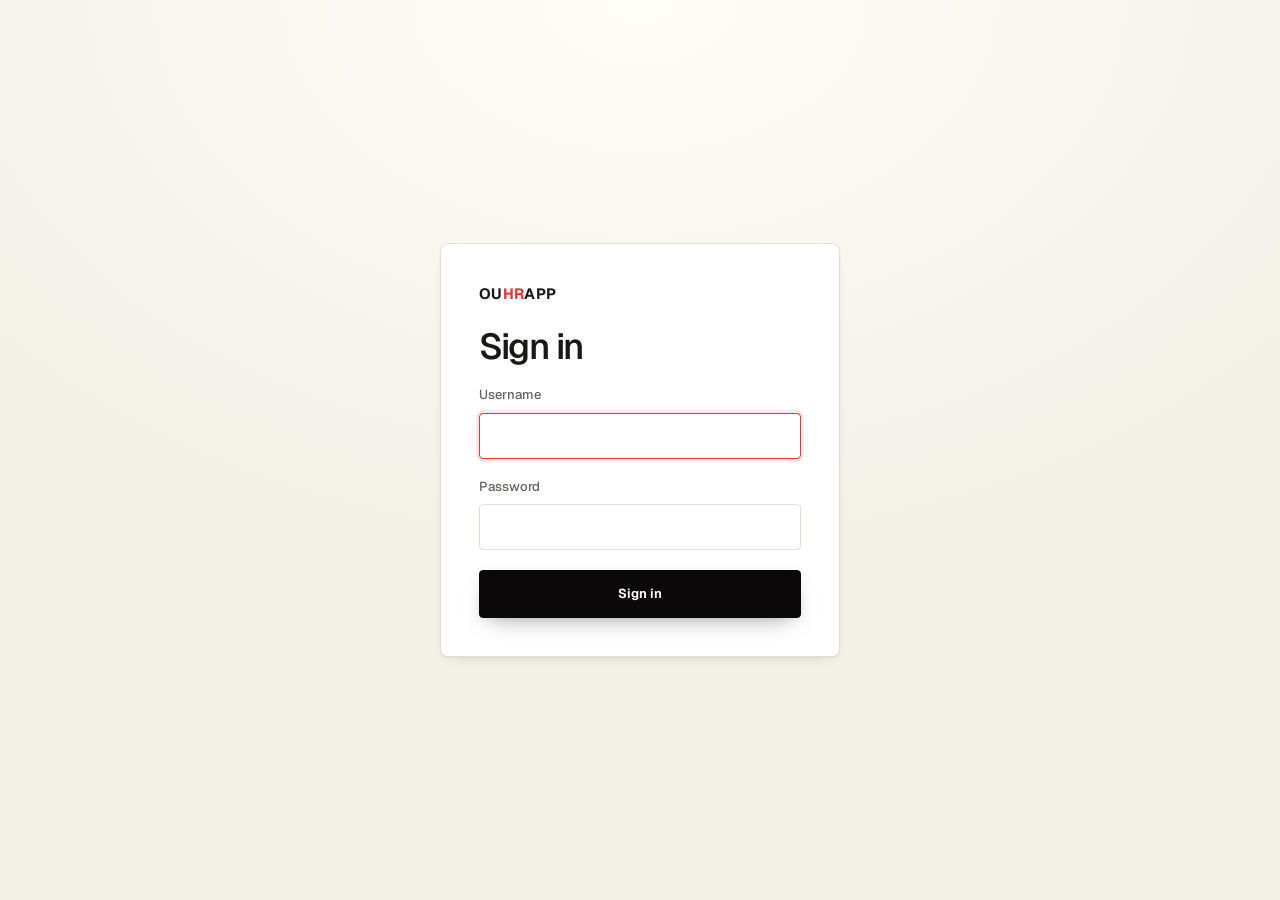
<file: index.html>
<!DOCTYPE html>
<html lang="en">
<head>
  <meta charset="UTF-8" />
  <meta name="viewport" content="width=device-width, initial-scale=1.0" />
  <title>OUHRAPP</title>
  <meta name="description" content="OUHRAPP is an HR management prototype covering workforce planning, recruitment, payroll, and reporting." />
  <meta name="theme-color" content="#f3f0e8" />
  <link rel="icon" href="data:image/svg+xml,%3Csvg xmlns='http://www.w3.org/2000/svg' viewBox='0 0 32 32'%3E%3Crect width='32' height='32' rx='9' fill='%23e3353b'/%3E%3Ctext x='16' y='23' font-family='Arial' font-size='19' font-weight='700' text-anchor='middle' fill='%23fff'%3Eo%3C/text%3E%3C/svg%3E" />
  <link rel="preconnect" href="https://fonts.googleapis.com" />
  <link rel="preconnect" href="https://fonts.gstatic.com" crossorigin />
  <link
    href="https://fonts.googleapis.com/css2?family=Geist:wght@400;500;600;650;700&family=Instrument+Serif:ital,wght@0,400;1,400&family=JetBrains+Mono:wght@400;500;600&display=swap"
    rel="stylesheet"
  />
  <link rel="stylesheet" href="css/style.css" />
  <link rel="stylesheet" href="css/app-shell.css" />
  <link rel="stylesheet" href="css/views.css" />
  <link rel="stylesheet" href="css/auth.css" />
  <link rel="stylesheet" href="css/assistant.css" />
</head>
<body>
  <svg class="icon-sprite" aria-hidden="true" xmlns="http://www.w3.org/2000/svg">
    <symbol id="icon-dashboard" viewBox="0 0 24 24"><rect width="7" height="9" x="3" y="3" rx="1" /> <rect width="7" height="5" x="14" y="3" rx="1" /> <rect width="7" height="9" x="14" y="12" rx="1" /> <rect width="7" height="5" x="3" y="16" rx="1" /></symbol>
    <symbol id="icon-user" viewBox="0 0 24 24"><path d="M19 21v-2a4 4 0 0 0-4-4H9a4 4 0 0 0-4 4v2" /> <circle cx="12" cy="7" r="4" /></symbol>
    <symbol id="icon-users" viewBox="0 0 24 24"><path d="M16 21v-2a4 4 0 0 0-4-4H6a4 4 0 0 0-4 4v2" /> <path d="M16 3.128a4 4 0 0 1 0 7.744" /> <path d="M22 21v-2a4 4 0 0 0-3-3.87" /> <circle cx="9" cy="7" r="4" /></symbol>
    <symbol id="icon-user-plus" viewBox="0 0 24 24"><path d="M16 21v-2a4 4 0 0 0-4-4H6a4 4 0 0 0-4 4v2" /> <circle cx="9" cy="7" r="4" /> <line x1="19" x2="19" y1="8" y2="14" /> <line x1="22" x2="16" y1="11" y2="11" /></symbol>
    <symbol id="icon-user-check" viewBox="0 0 24 24"><path d="m16 11 2 2 4-4" /> <path d="M16 21v-2a4 4 0 0 0-4-4H6a4 4 0 0 0-4 4v2" /> <circle cx="9" cy="7" r="4" /></symbol>
    <symbol id="icon-calendar" viewBox="0 0 24 24"><path d="M8 2v3" /> <path d="M16 2v3" /> <rect x="3" y="3" width="18" height="18" rx="2" /> <path d="M3 9h18" /> <path d="M8 13h.01" /> <path d="M12 13h.01" /> <path d="M16 13h.01" /> <path d="M8 17h.01" /> <path d="M12 17h.01" /> <path d="M16 17h.01" /></symbol>
    <symbol id="icon-clock" viewBox="0 0 24 24"><circle cx="12" cy="12" r="10" /> <path d="M12 6v6l4 2" /></symbol>
    <symbol id="icon-wallet" viewBox="0 0 24 24"><path d="M19 7V4a1 1 0 0 0-1-1H5a2 2 0 0 0 0 4h15a1 1 0 0 1 1 1v4h-3a2 2 0 0 0 0 4h3a1 1 0 0 0 1-1v-2a1 1 0 0 0-1-1" /> <path d="M3 5v14a2 2 0 0 0 2 2h15a1 1 0 0 0 1-1v-4" /></symbol>
    <symbol id="icon-trending-up" viewBox="0 0 24 24"><path d="M16 7h6v6" /> <path d="m22 7-8.5 8.5-5-5L2 17" /></symbol>
    <symbol id="icon-coins" viewBox="0 0 24 24"><path d="M13.744 17.736a6 6 0 1 1-7.48-7.48" /> <path d="M15 6h1v4" /> <path d="m6.134 14.768.866-.5 2 3.464" /> <circle cx="16" cy="8" r="6" /></symbol>
    <symbol id="icon-scale" viewBox="0 0 24 24"><path d="M12 3v18" /> <path d="m19 8 3 8a5 5 0 0 1-6 0zV7" /> <path d="M3 7h1a17 17 0 0 0 8-2 17 17 0 0 0 8 2h1" /> <path d="m5 8 3 8a5 5 0 0 1-6 0zV7" /> <path d="M7 21h10" /></symbol>
    <symbol id="icon-chart" viewBox="0 0 24 24"><path d="M3 3v16a2 2 0 0 0 2 2h16" /> <path d="M18 17V9" /> <path d="M13 17V5" /> <path d="M8 17v-3" /></symbol>
    <symbol id="icon-report" viewBox="0 0 24 24"><path d="M6 22a2 2 0 0 1-2-2V4a2 2 0 0 1 2-2h8a2.4 2.4 0 0 1 1.704.706l3.588 3.588A2.4 2.4 0 0 1 20 8v12a2 2 0 0 1-2 2z" /> <path d="M14 2v5a1 1 0 0 0 1 1h5" /> <path d="M10 9H8" /> <path d="M16 13H8" /> <path d="M16 17H8" /></symbol>
    <symbol id="icon-settings" viewBox="0 0 24 24"><path d="M9.671 4.136a2.34 2.34 0 0 1 4.659 0 2.34 2.34 0 0 0 3.319 1.915 2.34 2.34 0 0 1 2.33 4.033 2.34 2.34 0 0 0 0 3.831 2.34 2.34 0 0 1-2.33 4.033 2.34 2.34 0 0 0-3.319 1.915 2.34 2.34 0 0 1-4.659 0 2.34 2.34 0 0 0-3.32-1.915 2.34 2.34 0 0 1-2.33-4.033 2.34 2.34 0 0 0 0-3.831A2.34 2.34 0 0 1 6.35 6.051a2.34 2.34 0 0 0 3.319-1.915" /> <circle cx="12" cy="12" r="3" /></symbol>
    <symbol id="icon-reset" viewBox="0 0 24 24"><path d="M3 12a9 9 0 1 0 9-9 9.75 9.75 0 0 0-6.74 2.74L3 8" /> <path d="M3 3v5h5" /></symbol>
    <symbol id="icon-check" viewBox="0 0 24 24"><path d="M20 6 9 17l-5-5" /></symbol>
    <symbol id="icon-x" viewBox="0 0 24 24"><path d="M18 6 6 18" /> <path d="m6 6 12 12" /></symbol>
    <symbol id="icon-edit" viewBox="0 0 24 24"><path d="M21.174 6.812a1 1 0 0 0-3.986-3.987L3.842 16.174a2 2 0 0 0-.5.83l-1.321 4.352a.5.5 0 0 0 .623.622l4.353-1.32a2 2 0 0 0 .83-.497z" /> <path d="m15 5 4 4" /></symbol>
    <symbol id="icon-trash" viewBox="0 0 24 24"><path d="M10 11v6" /> <path d="M14 11v6" /> <path d="M19 6v14a2 2 0 0 1-2 2H7a2 2 0 0 1-2-2V6" /> <path d="M3 6h18" /> <path d="M8 6V4a2 2 0 0 1 2-2h4a2 2 0 0 1 2 2v2" /></symbol>
    <symbol id="icon-send" viewBox="0 0 24 24"><path d="M14.536 21.686a.5.5 0 0 0 .937-.024l6.5-19a.496.496 0 0 0-.635-.635l-19 6.5a.5.5 0 0 0-.024.937l7.93 3.18a2 2 0 0 1 1.112 1.11z" /> <path d="m21.854 2.147-10.94 10.939" /></symbol>
    <symbol id="icon-play" viewBox="0 0 24 24"><path d="M5 5a2 2 0 0 1 3.008-1.728l11.997 6.998a2 2 0 0 1 .003 3.458l-12 7A2 2 0 0 1 5 19z" /></symbol>
    <symbol id="icon-chevron-left" viewBox="0 0 24 24"><path d="m15 18-6-6 6-6" /></symbol>
    <symbol id="icon-chevron-right" viewBox="0 0 24 24"><path d="m9 18 6-6-6-6" /></symbol>
    <symbol id="icon-chevron-down" viewBox="0 0 24 24"><path d="m6 9 6 6 6-6" /></symbol>
    <symbol id="icon-logout" viewBox="0 0 24 24"><path d="M9 21H5a2 2 0 0 1-2-2V5a2 2 0 0 1 2-2h4" /> <path d="m16 17 5-5-5-5" /> <path d="M21 12H9" /></symbol>
    <symbol id="icon-ack" viewBox="0 0 24 24"><path d="M3.85 8.62a4 4 0 0 1 4.78-4.77 4 4 0 0 1 6.74 0 4 4 0 0 1 4.78 4.78 4 4 0 0 1 0 6.74 4 4 0 0 1-4.77 4.78 4 4 0 0 1-6.75 0 4 4 0 0 1-4.78-4.77 4 4 0 0 1 0-6.76Z" /> <path d="m16 9-5.5 5.5L8 12" /></symbol>
    <symbol id="icon-message" viewBox="0 0 24 24"><path d="M7.9 20A9 9 0 1 0 4 16.1L2 22Z" /></symbol>
  </svg>

  <a class="skip-link" href="#main">Skip to content</a>

  <header class="topbar">
    <div class="topbar__inner">
      <button
        class="nav-toggle"
        type="button"
        aria-expanded="false"
        aria-controls="sidebar"
        aria-label="Menu"
      >
        <span class="nav-toggle__bars" aria-hidden="true">
          <span class="nav-toggle__bar"></span>
          <span class="nav-toggle__bar"></span>
          <span class="nav-toggle__bar"></span>
        </span>
      </button>

      <a class="topbar__brand" href="#/dashboard">
        <span class="brand-name">OU<span class="brand-accent">HR</span>APP</span>
      </a>
      <div class="topbar__account">
        <button
          class="topbar__user"
          id="user-menu-button"
          type="button"
          aria-haspopup="menu"
          aria-expanded="false"
          aria-controls="user-menu"
        >
          <span class="topbar__avatar" aria-hidden="true"><svg class="icon"><use href="#icon-user"></use></svg></span>
          <span class="topbar__name" id="topbar-user">HR admin</span>
          <svg class="icon topbar__chevron" aria-hidden="true"><use href="#icon-chevron-down"></use></svg>
        </button>
        <div class="user-menu" id="user-menu" role="menu" hidden>
          <button class="user-menu__item" id="signout" type="button" role="menuitem">
            <svg class="icon" aria-hidden="true"><use href="#icon-logout"></use></svg>
            Sign out
          </button>
        </div>
      </div>
    </div>
  </header>

  <div class="app">
    <aside class="sidebar" id="sidebar" aria-label="Modules">
      <nav class="sidebar__nav">
        <ul class="sidebar__list">
          <li><a class="sidebar__link" href="#/dashboard"><svg class="icon" aria-hidden="true"><use href="#icon-dashboard"></use></svg>Dashboard</a></li>
          <li><a class="sidebar__link" href="#/assistant"><svg class="icon" aria-hidden="true"><use href="#icon-message"></use></svg>Assistant</a></li>
          <li><a class="sidebar__link" href="#/workforce"><svg class="icon" aria-hidden="true"><use href="#icon-trending-up"></use></svg>Workforce planning</a></li>
          <li><a class="sidebar__link" href="#/recruitment"><svg class="icon" aria-hidden="true"><use href="#icon-user-plus"></use></svg>Recruitment</a></li>
          <li><a class="sidebar__link" href="#/onboarding"><svg class="icon" aria-hidden="true"><use href="#icon-user-check"></use></svg>Onboarding</a></li>
          <li><a class="sidebar__link" href="#/employees"><svg class="icon" aria-hidden="true"><use href="#icon-users"></use></svg>Employees</a></li>
          <li><a class="sidebar__link" href="#/leave"><svg class="icon" aria-hidden="true"><use href="#icon-calendar"></use></svg>Leave</a></li>
          <li><a class="sidebar__link" href="#/attendance"><svg class="icon" aria-hidden="true"><use href="#icon-clock"></use></svg>Time and attendance</a></li>
          <li><a class="sidebar__link" href="#/payroll"><svg class="icon" aria-hidden="true"><use href="#icon-wallet"></use></svg>Payroll</a></li>
          <li><a class="sidebar__link" href="#/performance"><svg class="icon" aria-hidden="true"><use href="#icon-chart"></use></svg>Performance</a></li>
          <li><a class="sidebar__link" href="#/compensation"><svg class="icon" aria-hidden="true"><use href="#icon-coins"></use></svg>Compensation</a></li>
          <li><a class="sidebar__link" href="#/relations"><svg class="icon" aria-hidden="true"><use href="#icon-scale"></use></svg>Relations and compliance</a></li>
          <li><a class="sidebar__link" href="#/reports"><svg class="icon" aria-hidden="true"><use href="#icon-report"></use></svg>Reports</a></li>
          <li><a class="sidebar__link" href="#/admin"><svg class="icon" aria-hidden="true"><use href="#icon-settings"></use></svg>Administration</a></li>
        </ul>
      </nav>
    </aside>

    <main id="main" class="main"></main>
  </div>

  <div class="nav-scrim"></div>

  <script type="module" src="js/main.js"></script>
</body>
</html>
</file>
<file: css/style.css>
:root {
  color-scheme: light;
  --bg: #fffdf8;
  --bg-elev: #ffffff;
  --page: #f3f0e8;
  --surface: #fffdf8;
  --surface-2: #eae7df;
  --surface-soft: #eae7df;
  --fg: #181916;
  --muted: #62635d;
  --muted-2: #a09f97;
  --ink: #0a0808;
  --accent: #e3353b;
  --accent-hover: #c9272d;
  --accent-text: #c9272d;
  --accent-soft: rgba(227, 53, 59, 0.1);
  --accent-fg: #ffffff;
  --btn-bg: #0a0808;
  --btn-text: #ffffff;
  --btn-hover-bg: #2b2323;
  --btn-hover-border: #2b2323;
  --border: #d7d3c9;
  --border-strong: rgba(24, 25, 22, 0.28);
  --line: #e3dfd5;
  --line-soft: rgba(24, 25, 22, 0.1);
  --radius-sm: 4px;
  --radius: 6px;
  --radius-lg: 8px;
  --shadow-sm: 0 1px 2px rgba(24, 25, 22, 0.06);
  --shadow-card: 0 1px 2px rgba(24, 25, 22, 0.05),
    0 6px 16px -10px rgba(24, 25, 22, 0.2);
  --shadow-md: 0 12px 30px -16px rgba(24, 25, 22, 0.22);
  --shadow-accent: 0 8px 22px -10px rgba(227, 53, 59, 0.45);
  --shadow-ink: 0 8px 22px -10px rgba(10, 8, 8, 0.5);
  --max: 1180px;
  --font-sans: "Geist", system-ui, -apple-system, "Segoe UI", Roboto, sans-serif;
  --font-serif: "Instrument Serif", Georgia, serif;
  --font-mono: "JetBrains Mono", ui-monospace, "SF Mono", Menlo, monospace;
}
* {
  box-sizing: border-box;
  -webkit-tap-highlight-color: transparent;
}
a,
button {
  -webkit-tap-highlight-color: transparent;
}
html {
  scroll-behavior: smooth;
}
body {
  margin: 0;
  font-family: var(--font-sans);
  font-size: 15px;
  background: var(--bg);
  color: var(--fg);
  line-height: 1.55;
  -webkit-font-smoothing: antialiased;
  text-rendering: optimizeLegibility;
}
h1,
h2,
h3 {
  letter-spacing: -0.03em;
  line-height: 1.15;
  font-weight: 550;
  color: var(--fg);
}
a {
  color: inherit;
  text-decoration: none;
}
button {
  appearance: none;
  font-family: inherit;
  cursor: pointer;
  transition:
    transform 0.14s ease,
    background-color 0.16s ease,
    border-color 0.16s ease,
    color 0.16s ease,
    box-shadow 0.16s ease;
}
button:active {
  transform: scale(0.97);
}
:focus-visible {
  outline: 2px solid var(--accent);
  outline-offset: 2px;
  border-radius: var(--radius-sm);
}
::selection {
  background: var(--accent);
  color: var(--accent-fg);
}
.muted {
  color: var(--muted);
}
.icon-sprite {
  position: absolute;
  width: 0;
  height: 0;
  overflow: hidden;
}
.icon {
  width: 1.05em;
  height: 1.05em;
  flex: 0 0 auto;
  fill: none;
  stroke: currentColor;
  stroke-width: 2;
  stroke-linecap: round;
  stroke-linejoin: round;
}
.serif {
  font-family: var(--font-serif);
  font-weight: 400;
}
.skip-link {
  position: absolute;
  left: 16px;
  top: -60px;
  z-index: 100;
  padding: 10px 14px;
  background: var(--accent);
  color: var(--accent-fg);
  border-radius: var(--radius-sm);
  transition: top 0.15s ease;
}
.skip-link:focus {
  top: 16px;
}
@media (prefers-reduced-motion: reduce) {
  html {
    scroll-behavior: auto;
  }
  *,
  *::before,
  *::after {
    transition: none !important;
    animation: none !important;
  }
}
</file>
<file: css/app-shell.css>
html,
body {
  height: 100%;
}

body {
  display: grid;
  grid-template-rows: auto minmax(0, 1fr);
  overflow: hidden;
}

.topbar {
  border-bottom: 1px solid var(--line-soft);
  background: color-mix(in srgb, var(--bg) 84%, transparent);
  backdrop-filter: blur(14px);
  -webkit-backdrop-filter: blur(14px);
  position: sticky;
  top: 0;
  z-index: 50;
}

.topbar__inner {
  display: flex;
  align-items: center;
  gap: 16px;
  height: 72px;
  max-width: var(--max);
  margin: 0 auto;
  padding: 0 clamp(16px, 3vw, 28px);
}

.topbar__brand {
  display: inline-flex;
  align-items: center;
}

.brand-name {
  font-size: 15px;
  font-weight: 700;
  letter-spacing: 0.02em;
  color: var(--fg);
}

.brand-accent {
  color: var(--accent);
}

.topbar__account {
  position: relative;
  margin-left: auto;
}

.topbar__user {
  display: inline-flex;
  align-items: center;
  gap: 9px;
  padding: 4px 10px 4px 4px;
  border: 1px solid var(--line);
  border-radius: 9999px;
  background: var(--bg-elev);
  color: var(--fg);
  box-shadow: var(--shadow-sm);
}

.topbar__user:hover,
.topbar__user[aria-expanded="true"] {
  border-color: var(--border-strong);
}

.topbar__avatar {
  width: 26px;
  height: 26px;
  display: inline-flex;
  align-items: center;
  justify-content: center;
  border-radius: 50%;
  background: var(--accent-soft);
  color: var(--accent);
}

.topbar__avatar .icon {
  width: 15px;
  height: 15px;
}

.topbar__name {
  font-size: 12px;
  font-weight: 600;
  white-space: nowrap;
}

.topbar__chevron {
  width: 14px;
  height: 14px;
  color: var(--muted);
  transition: transform 0.16s ease;
}

.topbar__user[aria-expanded="true"] .topbar__chevron {
  transform: rotate(180deg);
}

.user-menu {
  position: absolute;
  top: calc(100% + 8px);
  right: 0;
  z-index: 60;
  min-width: 180px;
  padding: 6px;
  background: var(--bg-elev);
  border: 1px solid var(--line);
  border-radius: var(--radius);
  box-shadow: var(--shadow-md);
}

.user-menu[hidden] {
  display: none;
}

.user-menu__item {
  width: 100%;
  display: flex;
  align-items: center;
  gap: 9px;
  padding: 9px 10px;
  border: 0;
  border-radius: var(--radius-sm);
  background: transparent;
  color: var(--muted);
  font-size: 13px;
  font-weight: 500;
  text-align: left;
}

.user-menu__item .icon {
  width: 15px;
  height: 15px;
}

.user-menu__item:hover,
.user-menu__item:focus-visible {
  background: var(--accent-soft);
  color: var(--accent-text);
}

.nav-toggle {
  display: none;
  align-items: center;
  gap: 8px;
  position: relative;
  z-index: 90;
  padding: 8px;
  border: 0;
  border-radius: 9999px;
  background: transparent;
  color: var(--muted);
  font-size: 12px;
  font-weight: 600;
}

.nav-toggle:hover {
  color: var(--fg);
}

.nav-toggle__bars {
  display: flex;
  flex-direction: column;
  justify-content: center;
  gap: 4px;
  width: 18px;
}

.nav-toggle__bar {
  height: 2px;
  width: 100%;
  background: currentColor;
  transition:
    transform 0.2s ease,
    opacity 0.2s ease;
}

.app {
  display: grid;
  grid-template-columns: 268px minmax(0, 1fr);
  min-height: 0;
}

.sidebar {
  display: flex;
  flex-direction: column;
  overflow-y: auto;
  padding: 22px 18px 32px;
  border-right: 1px solid var(--line-soft);
  background: var(--bg);
}

.sidebar__list {
  list-style: none;
  margin: 0;
  padding: 0 8px;
  display: flex;
  flex-direction: column;
  gap: 4px;
}

.sidebar__link {
  position: relative;
  display: flex;
  align-items: center;
  gap: 11px;
  padding: 9px 10px;
  color: var(--muted);
  font-size: 13px;
  font-weight: 500;
  border-radius: var(--radius-sm);
  transition:
    color 0.2s ease,
    background 0.2s ease;
}

.sidebar__link .icon {
  width: 16px;
  height: 16px;
}

.sidebar__link:hover,
.sidebar__link:focus-visible {
  color: var(--fg);
  background: color-mix(in srgb, var(--accent) 4%, transparent);
}

.sidebar__link.is-active {
  color: var(--accent-text);
  font-weight: 600;
  background: var(--accent-soft);
}

.sidebar__link.is-active::before {
  content: "";
  position: absolute;
  left: 0;
  top: 50%;
  width: 2px;
  height: 18px;
  border-radius: 9999px;
  background: var(--accent);
  transform: translateY(-50%);
}

.main {
  overflow-y: auto;
  padding: 48px clamp(20px, 3.5vw, 48px) 88px;
  background: radial-gradient(
    1200px 600px at 50% -10%,
    #fffdf8 0%,
    var(--page) 60%
  );
}

.main > * {
  max-width: var(--max);
  margin-inline: auto;
}

.nav-scrim {
  position: fixed;
  inset: 0;
  z-index: 70;
  background: rgba(24, 25, 22, 0.3);
  opacity: 0;
  visibility: hidden;
  transition:
    opacity 0.2s ease,
    visibility 0s linear 0.2s;
}

.nav-scrim.is-visible {
  opacity: 1;
  visibility: visible;
  transition: opacity 0.2s ease;
}

@media (max-width: 900px) {
  .nav-toggle {
    display: inline-flex;
  }

  .app {
    grid-template-columns: minmax(0, 1fr);
  }

  .sidebar {
    position: fixed;
    top: 0;
    left: 0;
    z-index: 80;
    width: min(288px, 84vw);
    height: 100dvh;
    padding: 92px 14px 32px;
    background: var(--surface);
    transform: translateX(-100%);
    transition: transform 0.24s ease;
    box-shadow: var(--shadow-md);
    display: flex;
    flex-direction: column;
    gap: 0;
  }

  .sidebar.is-open {
    transform: translateX(0);
  }

  body.nav-open {
    overflow: hidden;
  }

  .nav-toggle[aria-expanded="true"] .nav-toggle__bar:nth-child(1) {
    transform: translateY(6px) rotate(45deg);
  }

  .nav-toggle[aria-expanded="true"] .nav-toggle__bar:nth-child(2) {
    opacity: 0;
  }

  .nav-toggle[aria-expanded="true"] .nav-toggle__bar:nth-child(3) {
    transform: translateY(-6px) rotate(-45deg);
  }

  .sidebar__nav {
    flex: 1;
    overflow-y: auto;
  }
}
</file>
<file: css/views.css>
.view-head {
  display: flex;
  flex-wrap: wrap;
  align-items: flex-end;
  justify-content: space-between;
  gap: 16px;
  margin: 0 0 32px;
}
.view-head h1 {
  margin: 0;
  min-width: 0;
  overflow-wrap: anywhere;
  font-size: clamp(34px, 4.5vw, 52px);
  font-weight: 550;
  letter-spacing: -0.045em;
  line-height: 1;
}
.view-head .btn {
  margin-left: auto;
}
.btn {
  min-height: 48px;
  display: inline-flex;
  align-items: center;
  justify-content: center;
  gap: 8px;
  padding: 0 18px;
  border: 1px solid var(--line);
  border-radius: var(--radius-sm);
  background: transparent;
  color: var(--fg);
  font-size: 13px;
  font-weight: 650;
  white-space: nowrap;
  transition:
    color 0.2s ease,
    background 0.2s ease,
    border-color 0.2s ease,
    transform 0.2s ease,
    box-shadow 0.2s ease;
}
.btn:hover {
  border-color: var(--muted);
  background: var(--surface);
  transform: translateY(-1px);
  box-shadow: var(--shadow-sm);
}
.btn:active {
  transform: scale(0.98);
}
.btn--primary {
  background: var(--btn-bg);
  border-color: var(--btn-bg);
  color: var(--btn-text);
  box-shadow: var(--shadow-ink);
}
.btn--primary:hover {
  background: var(--btn-hover-bg);
  border-color: var(--btn-hover-border);
}
.btn--accent {
  background: var(--accent);
  border-color: var(--accent);
  color: var(--accent-fg);
  box-shadow: var(--shadow-accent);
}
.btn--accent:hover {
  background: var(--accent-hover);
  border-color: var(--accent-hover);
}
.btn--ghost {
  min-height: 0;
  padding: 5px 9px;
  background: transparent;
  border-color: transparent;
  color: var(--muted);
  font-size: 12px;
  font-weight: 500;
  box-shadow: none;
}
.btn--ghost:hover {
  color: var(--fg);
  background: transparent;
  border-color: transparent;
  transform: none;
}
.toolbar {
  margin-bottom: 20px;
}
.input,
.select {
  width: 100%;
  padding: 11px 13px;
  border: 1px solid var(--line);
  border-radius: var(--radius-sm);
  background: var(--surface-soft);
  color: var(--fg);
  font-family: inherit;
  font-size: 14px;
  transition:
    border-color 0.16s ease,
    background-color 0.16s ease,
    box-shadow 0.16s ease;
}
.input:hover,
.select:hover {
  border-color: var(--border-strong);
}
.input:focus,
.select:focus {
  outline: none;
  border-color: var(--accent);
  box-shadow: 0 0 0 3px var(--accent-soft);
  background: var(--bg-elev);
}
.input::placeholder {
  color: var(--muted-2);
}
.toolbar .input {
  max-width: 320px;
}
.form {
  display: grid;
  grid-template-columns: repeat(2, minmax(0, 1fr));
  gap: 16px;
  max-width: 640px;
  margin: 0 0 28px;
  padding: 28px;
  border: 1px solid var(--line);
  border-radius: var(--radius);
  background: var(--bg-elev);
  box-shadow: var(--shadow-card);
}
.form__actions {
  grid-column: 1 / -1;
  display: flex;
  gap: 10px;
}
.field {
  display: flex;
  flex-direction: column;
  gap: 6px;
  font-size: 13px;
  font-weight: 500;
  color: var(--muted);
}
.table-wrap {
  width: 100%;
  overflow-x: auto;
  border-radius: var(--radius-sm);
}
.table {
  width: 100%;
  border-collapse: collapse;
  font-size: 14px;
}
.table th {
  text-align: left;
  font-family: var(--font-mono);
  font-size: 10px;
  font-weight: 500;
  text-transform: uppercase;
  letter-spacing: 0.1em;
  color: var(--muted);
  padding: 10px 12px;
  border-bottom: 1px solid var(--line);
  white-space: nowrap;
  background: color-mix(in srgb, var(--surface-soft) 40%, transparent);
}
.table td {
  padding: 14px 12px;
  border-bottom: 1px solid var(--line-soft);
  vertical-align: middle;
  white-space: nowrap;
}
.table tr:hover td {
  background: var(--surface-soft);
}
.table tr:last-child td {
  border-bottom: 0;
}
.table .num {
  font-family: var(--font-mono);
  font-variant-numeric: tabular-nums;
}
.actions {
  display: flex;
  gap: 4px;
  justify-content: flex-end;
}
@media (max-width: 640px) {
  .form {
    grid-template-columns: minmax(0, 1fr);
  }
}
.form--inline {
  display: flex;
  flex-wrap: wrap;
  align-items: flex-end;
  gap: 14px;
  max-width: none;
  margin-bottom: 26px;
}
.form--inline .field {
  flex: 1 1 160px;
  min-width: 160px;
}
.input--mini,
.select--mini {
  width: auto;
  min-width: 96px;
  padding: 7px 9px;
  font-size: 13px;
}
.num.over {
  color: var(--accent-text);
}
.kanban {
  display: grid;
  grid-template-columns: repeat(5, minmax(180px, 1fr));
  gap: 14px;
  overflow-x: auto;
  padding-bottom: 6px;
}
.kanban__col {
  background: var(--bg-elev);
  border: 1px solid var(--line);
  border-radius: var(--radius);
  padding: 14px;
  display: flex;
  flex-direction: column;
  gap: 10px;
  box-shadow: var(--shadow-card);
}
.kanban__title {
  margin: 0 0 2px;
  font-family: var(--font-mono);
  font-size: 10px;
  font-weight: 500;
  letter-spacing: 0.1em;
  text-transform: uppercase;
  color: var(--fg);
  display: flex;
  justify-content: space-between;
}
.kanban__title .muted {
  font-size: 10px;
}
.kanban__card {
  background: var(--surface-soft);
  border: 1px solid var(--line);
  border-radius: var(--radius-sm);
  padding: 12px;
  display: flex;
  flex-direction: column;
  gap: 4px;
  transition:
    transform 0.16s ease,
    border-color 0.16s ease,
    box-shadow 0.16s ease;
}
.kanban__card:hover {
  transform: translateY(-2px);
  border-color: var(--muted);
  box-shadow: var(--shadow-sm);
}
.kanban__card .actions {
  justify-content: flex-start;
  margin-top: 4px;
}
.cards {
  display: grid;
  grid-template-columns: repeat(auto-fill, minmax(min(100%, 280px), 1fr));
  gap: 16px;
}
.card {
  background: var(--bg-elev);
  border: 1px solid var(--line);
  border-radius: var(--radius);
  padding: 20px;
  box-shadow: var(--shadow-card);
  transition:
    transform 0.16s ease,
    border-color 0.16s ease,
    box-shadow 0.16s ease;
}
.card:hover {
  transform: translateY(-1px);
  border-color: var(--muted);
  box-shadow: var(--shadow-sm);
}
.main > .card + .card {
  margin-top: 20px;
}
.panel__body {
  margin-top: 16px;
}
.card__head {
  display: flex;
  justify-content: space-between;
  align-items: baseline;
  gap: 12px;
}
.card__head > div {
  display: flex;
  flex-direction: column;
  gap: 2px;
}
.card__head strong {
  font-size: 15px;
  font-weight: 600;
}
.progress {
  height: 6px;
  border-radius: 999px;
  background: rgba(24, 25, 22, 0.08);
  overflow: hidden;
  margin: 12px 0 8px;
}
.progress__bar {
  height: 100%;
  background: linear-gradient(90deg, var(--accent), var(--accent-hover));
  border-radius: inherit;
  transition: width 0.3s ease;
}
.checks {
  display: flex;
  flex-direction: column;
  gap: 6px;
  margin-top: 8px;
}
.check {
  display: flex;
  align-items: center;
  gap: 9px;
  font-size: 14px;
}
.check input {
  accent-color: var(--accent);
  width: 16px;
  height: 16px;
}
.bars {
  display: flex;
  flex-direction: column;
  gap: 12px;
  max-width: 640px;
}
.bars__row {
  display: grid;
  grid-template-columns: 130px 1fr 56px;
  align-items: center;
  gap: 14px;
}
.bars__label {
  font-size: 14px;
  color: var(--fg);
}
.bars__track {
  height: 12px;
  border-radius: 999px;
  background: rgba(24, 25, 22, 0.06);
  border: 1px solid var(--line-soft);
  overflow: hidden;
}
.bars__fill {
  height: 100%;
  background: linear-gradient(90deg, var(--accent), var(--accent-hover));
  border-radius: inherit;
}
.bars__value {
  text-align: right;
  color: var(--muted);
  font-family: var(--font-mono);
  font-variant-numeric: tabular-nums;
  font-size: 0.8125rem;
}
.kv {
  display: flex;
  justify-content: space-between;
  padding: 8px 0;
  border-bottom: 1px solid var(--line-soft);
}
.kv:last-of-type {
  border-bottom: 0;
}
.kv span:last-child {
  text-align: right;
}
.chat {
  display: flex;
  flex-direction: column;
  gap: 14px;
  max-width: 760px;
}
.chat__log {
  display: flex;
  flex-direction: column;
  gap: 14px;
  min-height: 320px;
  max-height: 60vh;
  overflow-y: auto;
  padding: 20px;
  background: var(--bg-elev);
  border: 1px solid var(--line);
  border-radius: var(--radius);
  box-shadow: var(--shadow-card);
}
.chat__row {
  display: flex;
  flex-direction: column;
  gap: 4px;
  max-width: 78%;
}
.chat__row--user {
  align-self: flex-end;
  align-items: flex-end;
}
.chat__row--bot {
  align-self: flex-start;
}
.chat__bubble {
  padding: 10px 14px;
  border-radius: var(--radius);
  font-size: 14px;
  line-height: 1.55;
  white-space: pre-wrap;
  overflow-wrap: anywhere;
}
.chat__row--user .chat__bubble {
  background: var(--accent);
  color: #fff;
  box-shadow: var(--shadow-accent);
}
.chat__row--bot .chat__bubble {
  background: transparent;
  border: 0;
  padding: 0;
  color: var(--fg);
}
.chat__bubble--muted {
  color: var(--muted);
}
.chat__meta {
  font-size: 11px;
  color: var(--muted);
  font-family: var(--font-mono);
}
.chat__error {
  display: block;
  margin-bottom: 6px;
  color: var(--accent);
  font-size: 13px;
}
.chat__suggestions {
  display: flex;
  flex-wrap: wrap;
  gap: 8px;
}
.chat__suggestion {
  font-size: 13px;
}
.chat__form {
  display: flex;
  gap: 10px;
}
.chat__form .input {
  flex: 1;
}
.leave-status {
  font-size: 13px;
  font-weight: 600;
  white-space: nowrap;
}
.leave-status.is-good {
  color: var(--fg);
}
.leave-status.is-bad {
  color: var(--accent-text);
}
.leave-status.is-wait {
  color: var(--muted);
}
.chat__log::-webkit-scrollbar {
  width: 6px;
}
.chat__log::-webkit-scrollbar-thumb {
  background: var(--line);
  border-radius: 999px;
}
.chat__log::-webkit-scrollbar-track {
  background: transparent;
}
.chat__suggestion {
  padding: 6px 10px;
  border-radius: 9999px;
  border: 1px solid var(--line);
  background: var(--bg-elev);
}
.chat__suggestion:hover {
  border-color: var(--muted);
}

.chat__row--bot .chat__bubble p {
  margin: 0 0 10px;
}
.chat__row--bot .chat__bubble p:last-child {
  margin-bottom: 0;
}
.chat__row--bot .chat__bubble .md-h {
  font-weight: 650;
  color: var(--fg);
  margin-top: 14px;
}
.chat__row--bot .chat__bubble ul {
  margin: 0 0 10px;
  padding-left: 20px;
  list-style: disc;
}
.chat__row--bot .chat__bubble li {
  margin: 0 0 4px;
}
.chat__row--bot .chat__bubble strong {
  font-weight: 650;
}
.chat__row--bot .chat__bubble code {
  font-family: var(--font-mono);
  font-size: 0.9em;
  background: rgba(24, 25, 22, 0.06);
  border-radius: 4px;
  padding: 1px 5px;
}
.chat__row--bot .chat__bubble .md-code {
  margin: 0 0 10px;
  padding: 12px;
  background: rgba(24, 25, 22, 0.05);
  border: 1px solid var(--line-soft);
  border-radius: var(--radius-sm);
  overflow-x: auto;
}
.chat__row--bot .chat__bubble .md-code code {
  background: none;
  padding: 0;
  font-size: 12.5px;
  line-height: 1.6;
}
</file>
<file: css/auth.css>
body.auth-screen {
  display: flex;
  align-items: center;
  justify-content: center;
  min-height: 100dvh;
  padding: clamp(20px, 5vh, 56px) 16px;
  background: radial-gradient(
    1200px 800px at 50% 0%,
    #fffdf8 0%,
    var(--page) 70%
  );
  overflow: auto;
}

#login-root {
  width: 100%;
  display: flex;
  justify-content: center;
}
</file>
<file: css/assistant.css>
.chat {
  display: flex;
  flex-direction: column;
  gap: 0;
  max-width: 820px;
  margin: 0 auto;
  background: var(--bg-elev);
  border: 1px solid var(--line);
  border-radius: var(--radius);
  box-shadow: var(--shadow-card);
  overflow: hidden;
}

.chat__header {
  display: flex;
  align-items: center;
  gap: 12px;
  padding: 12px 16px;
  border-bottom: 1px solid var(--line);
}

.chat__title {
  display: flex;
  flex-direction: column;
  line-height: 1.3;
  min-width: 0;
}

.chat__title strong {
  font-size: 14px;
  font-weight: 650;
}

.chat__title .muted {
  font-size: 12px;
}

.chat__header .btn {
  margin-left: auto;
}

.chat__log {
  flex: none;
  height: clamp(360px, 52vh, 620px);
  min-height: 0;
  max-height: none;
  gap: 16px;
  overflow-y: auto;
  padding: 20px;
  background: transparent;
  border: 0;
  border-radius: 0;
  box-shadow: none;
  scrollbar-width: thin;
}

.msg {
  display: flex;
  gap: 10px;
  align-items: flex-end;
}

.msg--user {
  justify-content: flex-end;
}

.msg--system {
  align-items: center;
}

.msg__text {
  max-width: 78%;
  font-size: 14px;
  line-height: 1.55;
  color: var(--fg);
  overflow-wrap: anywhere;
}

.msg__bubble {
  position: relative;
  max-width: 78%;
  padding: 10px 14px;
  border-radius: 14px;
  border-bottom-right-radius: 4px;
  background: var(--accent);
  color: var(--accent-fg);
  font-size: 14px;
  line-height: 1.5;
  overflow-wrap: anywhere;
}

.msg__bubble::after {
  content: "";
  position: absolute;
  bottom: 0;
  right: -6px;
  width: 14px;
  height: 16px;
  background: var(--accent);
  clip-path: polygon(0 0, 0 100%, 100% 100%);
}

.msg__empty {
  margin: auto;
  text-align: center;
  max-width: 420px;
  font-size: 14px;
}

.chat__composer {
  display: flex;
  flex-direction: column;
  gap: 10px;
  padding: 12px 16px;
  border-top: 1px solid var(--line);
  background: var(--bg-elev);
}

.chat__suggestions {
  display: flex;
  flex-wrap: wrap;
  gap: 8px;
}

.chat__suggestion {
  font-size: 12.5px;
}

.chat__form {
  display: flex;
  align-items: center;
  gap: 10px;
}

.chat__input {
  flex: 1;
}

.chat__send {
  flex: 0 0 auto;
}

.msg__text p {
  margin: 0 0 10px;
}

.msg__text p:last-child {
  margin-bottom: 0;
}

.msg__text .md-h {
  font-weight: 650;
  color: var(--fg);
  margin-top: 14px;
}

.msg__text ul {
  margin: 0 0 10px;
  padding-left: 20px;
  list-style: disc;
}

.msg__text li {
  margin: 0 0 4px;
}

.msg__text strong {
  font-weight: 650;
}

.msg__text code {
  font-family: var(--font-mono);
  font-size: 0.9em;
  background: rgba(24, 25, 22, 0.06);
  border-radius: 4px;
  padding: 1px 5px;
}

.msg__text .md-code {
  margin: 0 0 10px;
  padding: 12px;
  background: rgba(24, 25, 22, 0.05);
  border: 1px solid var(--line-soft);
  border-radius: var(--radius-sm);
  overflow-x: auto;
}

.msg__text .md-code code {
  background: none;
  padding: 0;
  font-size: 12.5px;
  line-height: 1.6;
}

.chat__bubble--streaming::after {
  content: "";
  display: inline-block;
  width: 2px;
  height: 1em;
  margin-left: 3px;
  background: currentColor;
  vertical-align: text-bottom;
  animation: caret 0.9s steps(1, start) infinite;
}

@keyframes caret {
  0%,
  50% {
    opacity: 1;
  }
  50.01%,
  100% {
    opacity: 0;
  }
}

.chat__step {
  display: inline-flex;
  align-items: center;
  gap: 8px;
  color: var(--muted);
  font-size: 14px;
  line-height: 1.55;
}

.chat__step .icon {
  width: 14px;
  height: 14px;
  color: var(--accent);
}

.chat__spinner {
  width: 12px;
  height: 12px;
  border: 2px solid var(--line);
  border-top-color: var(--accent);
  border-radius: 50%;
  animation: spin 0.7s linear infinite;
}

@keyframes spin {
  to {
    transform: rotate(360deg);
  }
}

.chat__log {
  flex: none;
  height: clamp(360px, 52vh, 620px);
  min-height: 0;
  max-height: none;
  gap: 16px;
}

.msg--system + .msg--system {
  margin-top: -12px;
}
</file>
<file: css/login.css>
.login {
  width: min(400px, 100%);
  display: flex;
  flex-direction: column;
  gap: 18px;
  padding: clamp(26px, 4vw, 38px);
  background: var(--bg-elev);
  border: 1px solid var(--line);
  border-radius: var(--radius-lg);
  box-shadow: var(--shadow-card);
}

.login__brand {
  display: flex;
  align-items: center;
  margin: 0 0 4px;
}

.login__brand .brand-name {
  font-family: var(--font-sans);
  font-size: 15px;
  font-weight: 700;
  letter-spacing: 0.02em;
  color: var(--fg);
}

.login__brand .brand-accent {
  color: var(--accent);
}

.login__title {
  margin: 0 0 2px;
  font-size: clamp(30px, 4vw, 36px);
  font-weight: 550;
  letter-spacing: -0.04em;
  line-height: 1.05;
}

.login .field {
  gap: 7px;
}

.login .input {
  height: 46px;
  background: var(--bg-elev);
}

.login__submit {
  width: 100%;
  margin-top: 2px;
}

.login__error {
  margin: -4px 0 0;
  font-size: 13px;
  color: var(--accent-text);
}
</file>
